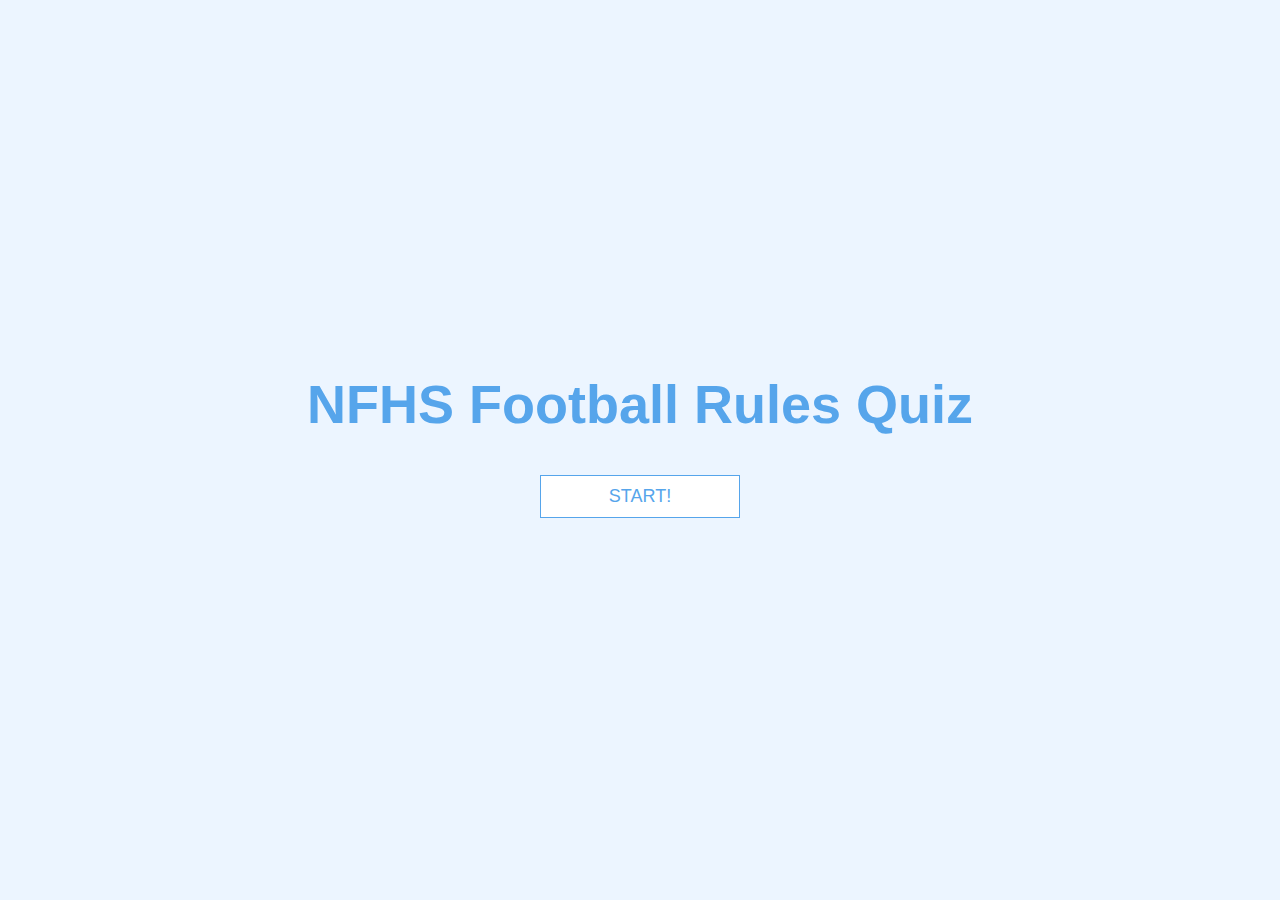
<file: index.html>
<!DOCTYPE html>
<html lang="en">
<head>
    <meta charset="UTF-8">
    <meta name="viewport" content="width=device-width, initial-scale=1.0">
    <meta http-equiv="X-UA-Compatible" content="sample quiz app">
    <title>Football Rules Knowledge Quiz</title>
    <link rel="stylesheet" href="index.css" type="text/css">
    <link rel="stylesheet" href="game.css" type="text/css">
    <link rel="stylesheet" href="end.css" type="text/css">
</head>
<body>
    <div class="container">
        <div id="home" class="flex-center flex-column">
            <h1>NFHS Football Rules Quiz</h1>
            <a class="btn" href="game.html">START!</a>
        </div>
    </div>
    <script src="https://ajax.googleapis.com/ajax/libs/jquery/3.2.1/jquery.min.js"></script>
    <script src="index.js"></script>
    <script src="end.js"></script>
</body>
</html>
</file>
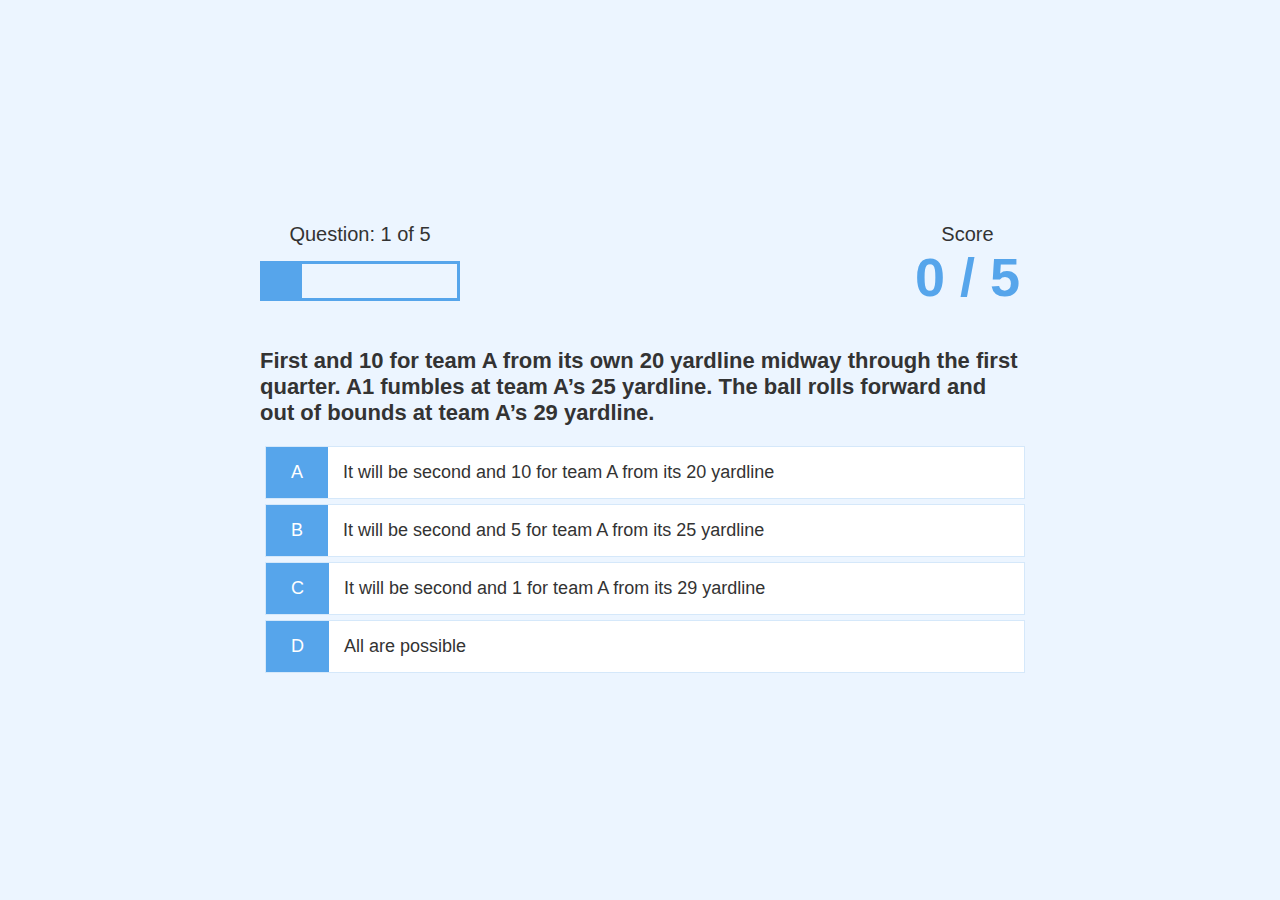
<file: game.html>
<!DOCTYPE html>
<html lang="en">
<head>
    <meta charset="UTF-8">
    <meta name="viewport" content="width=device-width, initial-scale=1.0">
    <meta http-equiv="X-UA-Compatible" content="quiz questions">
    <title>Football Rules Questions</title>
    <link href="index.css" rel="stylesheet" type="text/css">
    <link href="game.css" rel="stylesheet" type="text/css">
    <link href="end.css" rel="stylesheet" type="text/css">
</head>
<body>
    <div class="container">
        <div id="game" class="justify-center flex-column">
            <div id="hud">
                <div id="hud-item">
                    <p id="progressText" class="hud-prefix"></p>
                    <div id="progressBar">
                        <div id="progressBarFull"></div>
                    </div>
                </div>
                <div id="hud-item">
                    <p class="hud-prefix">
                        Score
                    </p>
                    <h1 class="hud-main-text" id="score">
                        0
                    </h1>
                </div>
            </div>
            <div class="main">
                <h2 id="question">Placeholder Question</h2>
                <div class="choice-container">
                    <p class="choice-prefix">A</p>
                    <p class="choice-text" data-number="1"></p>
                </div>
                <div class="choice-container">
                    <p class="choice-prefix">B</p>
                    <p class="choice-text" data-number="2"></p>
                </div>
                <div class="choice-container">
                    <p class="choice-prefix">C</p>
                    <p class="choice-text" data-number="3"></p>
                </div>
                <div class="choice-container">
                    <p class="choice-prefix">D</p>
                    <p class="choice-text" data-number="4"></p>
                </div>
            </div>
            <div class="feedback">
                <h3 class="user-solution-outcome"></h3>
                <div class="answer-result"></div>
                <p class="right-answer"></p>
                <div class="reference"></div>
                <button type=button class="nextQuestionButton">NEXT >>></button>
            </div>
        </div>
    </div>
    <script src="https://ajax.googleapis.com/ajax/libs/jquery/3.2.1/jquery.min.js"></script>
    <script src="index.js"></script>
    <script src="end.js"></script>
</body>
</html>
</file>
<file: index.css>
:root {
    background-color: #ecf5ff;
    font-size: 62.5%;
}

* {
    box-sizing: border-box;
    font-family: Arial, Helvetica, sans-serif;
    margin: 0;
    padding: 0;
    color: #333;
}

h1,
h2,
h3,
h4 {
    margin-bottom: 1rem;
}

h1 {
    font-size: 5.4rem;
    color: #56a5eb;
    margin-bottom: 4rem;
}

h1 > span {
    font-size: 2.4rem;
    font-weight: 500;
}

h2 {
    font-size: 2.2rem;
    margin-bottom: 2rem;
    font-weight: 700;
}

h3 {
    font-size: 2.8rem;
    font-weight: 500;
}

/* UTILITIES */

.container {
    width: 100vw;
    height: 100vh;
    display: flex;
    justify-content: center;
    align-items: center;
    max-width: 80rem;
    margin: 0 auto;
    padding: 2rem;
}

.container > * {
    width: 100%;
}

.flex-column {
    display: flex;
    flex-direction: column;
}

.flex-center {
    justify-content: center;
    align-items: center;
}

.justify-center {
    justify-content: center;
}

.text-center {
    text-align: center;
}

.hidden {
    display: none;
}

/* BUTTONS */
.btn {
    font-size: 1.8rem;
    padding: 1rem 0;
    width: 20rem;
    text-align: center;
    border: 0.1rem solid #56a5eb;
    margin-bottom: 1rem;
    text-decoration: none;
    color: #56a5eb;
    background-color: white;
}

.btn:hover {
    cursor: pointer;
    box-shadow: 0 0.4rem 1.4rem 0 rgba(86, 185, 235, 0.5);
    transform: translateY(-0.1rem);
    transition: transform 150ms;
}

.btn[disabled]:hover {
    cursor: not-allowed;
    box-shadow: none;
    transform: none;
}
</file>
<file: game.css>
.choice-container {
    display: flex;
    margin: 0.5rem;
    width: 100%;
    font-size: 1.8rem;
    border: 0.1rem solid rgb(86, 165, 235, 0.25);
    background-color: white;
}

.choice-container:hover {
    cursor: pointer;
    box-shadow: 0 0.4rem 1.4rem 0 rgba(86, 185, 235, 0.5);
    transform: translateY(-0.1rem);
    transition: transform 150ms;
}

.choice-prefix {
    padding: 1.5rem 2.5rem;
    background-color: #56a5eb;
    color: white;
}

.choice-text {
    padding: 1.5rem;
    width: 100%;
}

/* .correct {
    background-color: #28a745;
}

.incorrect {
    background-color: #dc3545;
} */

/* HUD */
#hud {
    display: flex;
    justify-content: space-between;
}

.hud-prefix {
    text-align: center;
    font-size: 2rem;
}

.hud-main-text {
    text-align: center;
}

#progressBar {
    width: 20rem;
    height: 4rem;
    border: 0.3rem solid #56a5eb;
    margin-top: 1.5rem;
}

#progressBarFull {
    height: 3.4rem;
    background-color: #56a5eb;
    width: 0%;
}

/* feedback */
.feedback {
    text-align: center;
}

.user-solution-outcome {
    text-decoration: underline;
    font-style: italic;
    color: blue;
}

.answer-result {
    padding-top: 0px;
    padding-bottom: 0px;
    margin-top: 0px;
    margin-bottom: 2rem;
    display: block;
    margin-left: auto;
    margin-right: auto;
}

.correct-answer-icon, .wrong-answer-icon {
    width: 20rem;
    height: 20rem;
}

.right-answer, .reference {
    font-size: 2.2rem;
    margin-bottom: 2rem;
    font-weight: 700;
    color: green;
}

.reference {
    font-size: 2rem;
    color: orangered;
}

.nextQuestionButton {
    padding: 1rem;
    border: 0.2rem solid #333;
    background-color: yellow;
    color: #333;
    font-size: 2rem;
    border-radius: 0.5rem;
    cursor: pointer;
}

.nextQuestionButton:hover {
    background-color: #FFA500;
    color: #ffffff;
}
</file>
<file: end.css>
/* end screen */
.end-image {
    width: 25%;
    height: 25%;
    margin-bottom: 3rem;
}

#finalScore, #totalScore {
    font-size: 5.4rem;
    color: navy;
    margin-bottom: 5rem;
    font-weight: 800;
    text-decoration: underline;
}

#totalScore {
    text-decoration: none;
}
</file>
